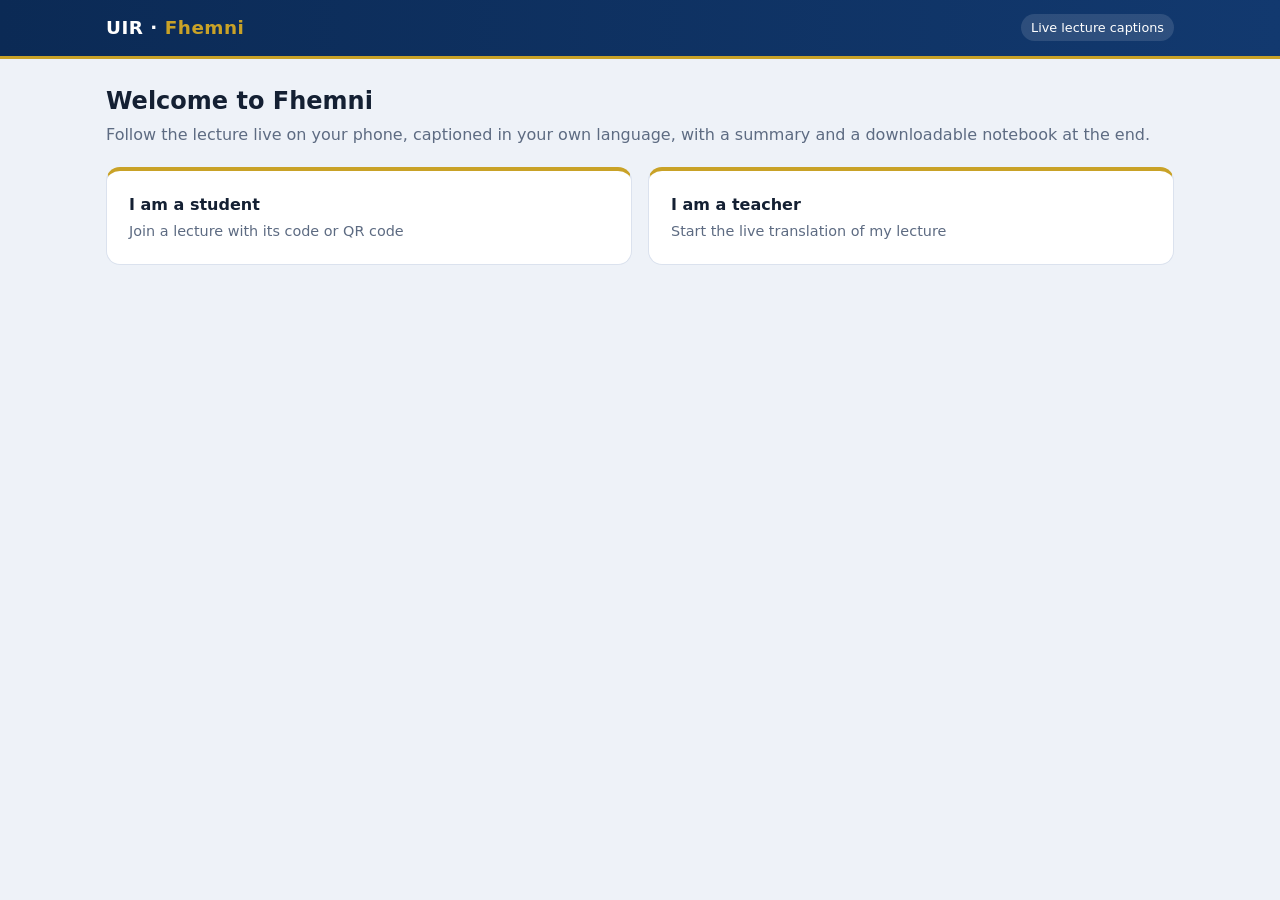
<file: web/index.html>
<!doctype html>
<html lang="en">
<head>
  <meta charset="utf-8">
  <meta name="viewport" content="width=device-width, initial-scale=1">
  <title>Fhemni</title>
  <link rel="stylesheet" href="style.css">
</head>
<body>
<header class="topbar"><div class="in"><span class="brand">UIR · <b>Fhemni</b></span><span class="tag">Live lecture captions</span></div></header>
<main>
  <h1>Welcome to Fhemni</h1>
  <p class="sub">Follow the lecture live on your phone, captioned in your own language, with a summary and a downloadable notebook at the end.</p>
  <div class="links">
    <a href="etudiant.html">I am a student<span>Join a lecture with its code or QR code</span></a>
    <a href="prof.html">I am a teacher<span>Start the live translation of my lecture</span></a>
  </div>
</main>
</body>
</html>
</file>
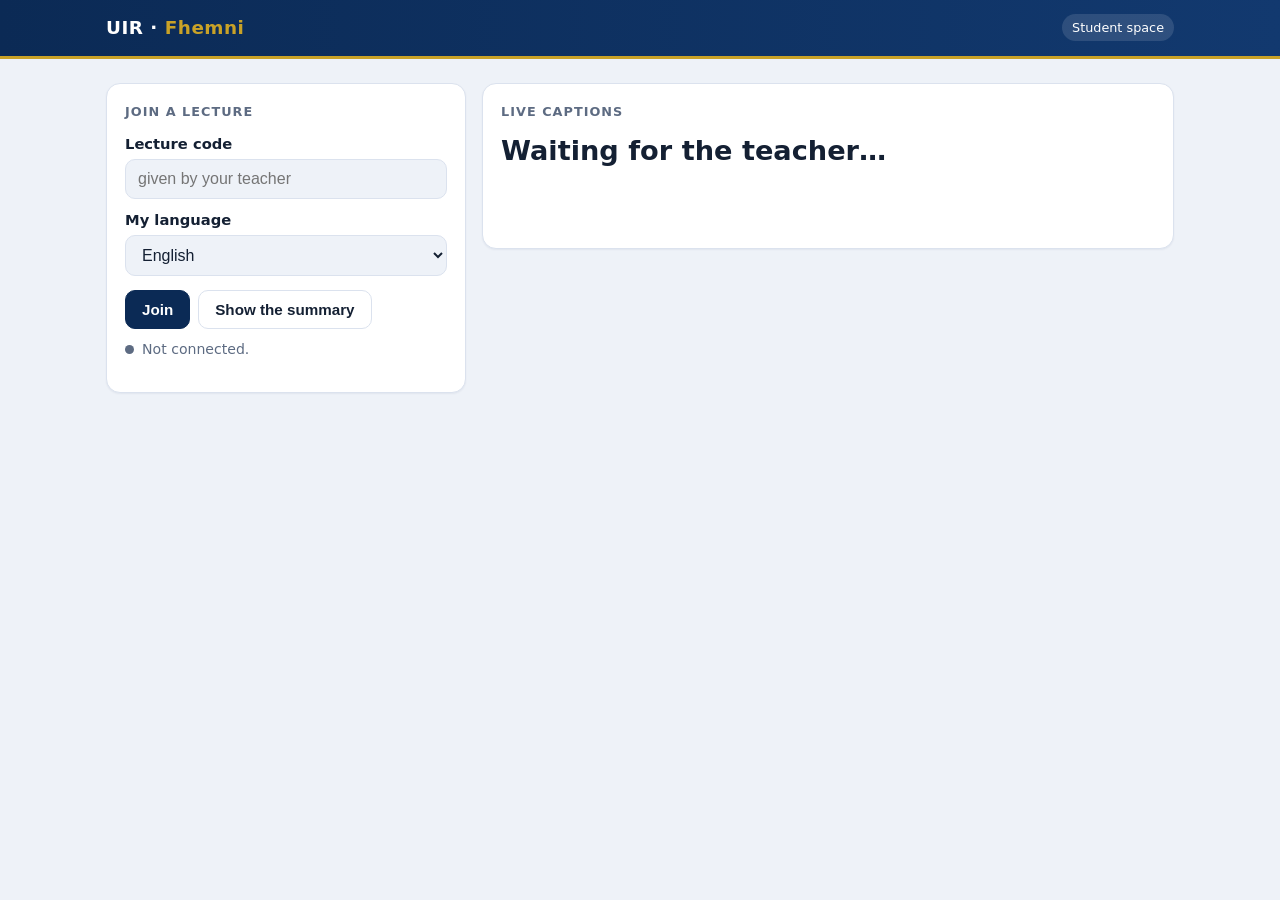
<file: web/etudiant.html>
<!doctype html>
<html lang="en">
<head>
  <meta charset="utf-8">
  <meta name="viewport" content="width=device-width, initial-scale=1">
  <title>Fhemni – Student</title>
  <link rel="stylesheet" href="style.css">
  <script src="config.js"></script>
</head>
<body>
<header class="topbar"><div class="in"><span class="brand">UIR · <b>Fhemni</b></span><span class="tag">Student space</span></div></header>
<main>
  <div class="grid">
    <div>
      <div class="card">
        <h2>Join a lecture</h2>
        <label for="session">Lecture code</label>
        <input id="session" type="text" autocomplete="off" placeholder="given by your teacher">
        <label for="lang">My language</label>
        <select id="lang">
          <option value="fr">Français</option>
          <option value="en">English</option>
          <option value="ar">العربية</option>
          <option value="es">Español</option>
          <option value="de">Deutsch</option>
          <option value="zh-Hans">中文</option>
        </select>
        <div class="row"><button class="primary" id="join">Join</button><button id="sumBtn">Show the summary</button></div>
        <p class="status" id="status">Not connected.</p>
      </div>
    </div>
    <div>
      <div class="card">
        <h2>Live captions</h2>
        <div class="paused" id="pausedBanner" hidden>Lecture paused by the teacher. Captions will resume automatically.</div>
        <div class="live" id="live">Waiting for the teacher…</div>
        <div class="partial" id="partial"></div>
        <div class="history" id="history"></div>
      </div>
      <div class="card" id="summaryCard" hidden>
        <h2>Lecture summary</h2>
        <p class="summary" id="summary"></p>
        <div class="row"><a class="btn" id="dlNotebook" href="#">Download the lecture notebook</a></div>
      </div>
    </div>
  </div>
</main>

<script>
const API = window.FHEMNI_API;
const $ = id => document.getElementById(id);
const lines = [];
let ws = null, wanted = false, retry = 1000, partialLine = null;

const params = new URLSearchParams(location.search);
$("session").value = params.get("s") || "";
try { $("lang").value = localStorage.getItem("fhemniLang") || "en"; } catch (e) {}

function status(text, kind) { $("status").textContent = text; $("status").className = "status " + (kind || ""); }
function lang() { return $("lang").value; }
function session() { return $("session").value.trim().toLowerCase(); }
// The chosen language if it was translated, otherwise the original text (first key = spoken language)
function textOf(line) { return line.texts[lang()] || Object.values(line.texts)[0] || ""; }
function dir() { return lang() === "ar" ? "rtl" : "ltr"; }

function render() {
  ["live", "partial", "history", "summary"].forEach(id => { $(id).dir = dir(); });
  const last = lines.at(-1);
  $("live").textContent = last ? textOf(last) : "Waiting for the teacher…";
  $("partial").textContent = partialLine ? textOf(partialLine) : "";
  $("history").innerHTML = "";
  lines.slice(0, -1).reverse().slice(0, 30).forEach(l => {
    const p = document.createElement("p"); p.textContent = textOf(l); $("history").append(p);
  });
}

function setPaused(on) { $("pausedBanner").hidden = !on; if (on) { partialLine = null; render(); } }

async function loadSummary(manual) {
  if (!session()) return;
  try {
    const r = await fetch(`${API}/summary?session=${encodeURIComponent(session())}&lang=${encodeURIComponent(lang())}`);
    if (!r.ok) { if (manual) status("The summary is not available yet.", "err"); return; }
    const { summary } = await r.json();
    $("summary").textContent = summary || "Summary unavailable in this language.";
    $("dlNotebook").href = `${API}/notebook?session=${encodeURIComponent(session())}&lang=${encodeURIComponent(lang())}`;
    $("summaryCard").hidden = false; setPaused(false); render();
  } catch (e) { if (manual) status("Could not load the summary: " + e.message, "err"); }
}

async function connect() {
  status("Connecting…");
  try {
    const r = await fetch(`${API}/negotiate?session=${encodeURIComponent(session())}`);
    const data = await r.json();
    if (!r.ok) throw new Error(data.error || r.statusText);
    ws = new WebSocket(data.url, "json.webpubsub.azure.v1");
    ws.onopen = () => { retry = 1000; status("Live: lecture " + session(), "ok"); render(); loadSummary(false); };
    ws.onmessage = ev => {
      const msg = JSON.parse(ev.data);
      if (msg.type !== "message" || msg.from !== "group") return;
      const data = msg.data;
      if (data.type === "partial") { setPaused(false); partialLine = data; render(); }
      if (data.type === "caption") { setPaused(false); partialLine = null; lines.push(data); render(); }
      if (data.type === "status") setPaused(data.state === "paused");
      if (data.type === "summary-ready") loadSummary(false);
    };
    ws.onclose = () => {
      if (!wanted) return;
      status("Connection lost, reconnecting…", "err");
      setTimeout(connect, retry); retry = Math.min(retry * 2, 15000);
    };
  } catch (e) {
    status("Could not join: " + e.message, "err");
    if (wanted) { setTimeout(connect, retry); retry = Math.min(retry * 2, 15000); }
  }
}

$("join").onclick = () => {
  if (!/^[a-z0-9-]{3,40}$/.test(session())) return status("Enter the lecture code given by your teacher.", "err");
  wanted = true; if (ws) { ws.onclose = null; ws.close(); } connect();
};
$("sumBtn").onclick = () => loadSummary(true);
$("lang").onchange = () => {
  try { localStorage.setItem("fhemniLang", lang()); } catch (e) {}
  render(); if (!$("summaryCard").hidden) loadSummary(false);
};
if (session()) $("join").click();
</script>
</body>
</html>
</file>
<file: web/style.css>
:root {
  --navy: #0b2a55; --navy-2: #12396f; --gold: #c9a227; --bg: #eef2f8; --card: #ffffff;
  --ink: #142033; --muted: #5d6b82; --line: #dbe2ee; --ok: #1e8a4c; --err: #c0392b; --live: #e0483e;
}
@media (prefers-color-scheme: dark) {
  :root { --bg: #0c1424; --card: #142038; --ink: #e9eef7; --muted: #9fb0c8; --line: #24345a; }
}
* { box-sizing: border-box; }
body { margin: 0; font-family: "Inter", system-ui, -apple-system, "Segoe UI", Roboto, sans-serif;
       background: var(--bg); color: var(--ink); line-height: 1.5; }
.topbar { background: linear-gradient(90deg, var(--navy), var(--navy-2)); color: #fff;
          border-bottom: 3px solid var(--gold); }
.topbar .in { max-width: 1100px; margin: 0 auto; padding: 14px 16px; display: flex; align-items: center; gap: 12px; }
.brand { font-weight: 800; letter-spacing: .5px; font-size: 1.15rem; }
.brand b { color: var(--gold); }
.tag { margin-left: auto; font-size: .8rem; background: rgba(255,255,255,.12); padding: 4px 10px; border-radius: 999px; }
main { max-width: 1100px; margin: 0 auto; padding: 24px 16px 48px; }
h1 { font-size: 1.5rem; margin: 0 0 4px; }
.sub { color: var(--muted); margin: 0 0 20px; }
.grid { display: grid; grid-template-columns: 360px 1fr; gap: 16px; align-items: start; }
@media (max-width: 860px) { .grid { grid-template-columns: 1fr; } }
.card { background: var(--card); border: 1px solid var(--line); border-radius: 14px; padding: 18px;
        margin-bottom: 16px; box-shadow: 0 1px 2px rgba(11,42,85,.06); }
.card h2 { font-size: .8rem; text-transform: uppercase; letter-spacing: .08em; color: var(--muted); margin: 0 0 12px; }
label { display: block; font-weight: 600; margin: 10px 0 4px; font-size: .92rem; }
input[type=text], input[type=password], select { width: 100%; padding: 10px 12px; font-size: 1rem;
  border: 1px solid var(--line); border-radius: 10px; background: var(--bg); color: var(--ink); }
input:focus, select:focus { outline: 2px solid var(--gold); border-color: transparent; }
.row { display: flex; gap: 8px; flex-wrap: wrap; margin-top: 14px; }
button { padding: 10px 16px; font-size: .95rem; font-weight: 600; border-radius: 10px; border: 1px solid var(--line);
         background: var(--card); color: var(--ink); cursor: pointer; }
button.primary { background: var(--navy); color: #fff; border-color: var(--navy); }
button.gold { background: var(--gold); color: #1b1300; border-color: var(--gold); }
button:disabled { opacity: .45; cursor: not-allowed; }
.langs { display: flex; gap: 6px; flex-wrap: wrap; }
.langs label { font-weight: 500; display: flex; gap: 6px; align-items: center; margin: 0; padding: 6px 10px;
               border: 1px solid var(--line); border-radius: 999px; font-size: .88rem; cursor: pointer; }
.status { font-size: .88rem; color: var(--muted); margin-top: 10px; display: flex; align-items: center; gap: 8px; }
.status::before { content: ""; width: 9px; height: 9px; border-radius: 50%; background: var(--muted); flex: none; }
.status.ok { color: var(--ok); } .status.ok::before { background: var(--live); animation: pulse 1.4s infinite; }
.status.err { color: var(--err); } .status.err::before { background: var(--err); }
@keyframes pulse { 50% { opacity: .25; } }
.live { font-size: 1.7rem; font-weight: 700; min-height: 2.6em; line-height: 1.35; }
.partial { color: var(--muted); font-style: italic; min-height: 1.5em; font-size: 1.1rem; }
.history { max-height: 55vh; overflow-y: auto; }
.history p { margin: 0 0 10px; padding: 10px 12px; border-left: 3px solid var(--gold); background: var(--bg); border-radius: 0 10px 10px 0; }
.history small { color: var(--muted); display: block; }
.summary { white-space: pre-wrap; }
[dir=rtl] { text-align: right; }
[dir=rtl].history p { border-left: 0; border-right: 3px solid var(--gold); border-radius: 10px 0 0 10px; }
.links { display: grid; grid-template-columns: repeat(auto-fit, minmax(240px, 1fr)); gap: 16px; }
.links a { display: block; padding: 22px; border-radius: 14px; background: var(--card); border: 1px solid var(--line);
           color: var(--ink); text-decoration: none; font-weight: 700; border-top: 4px solid var(--gold); }
.links a span { display: block; font-weight: 400; color: var(--muted); font-size: .9rem; margin-top: 4px; }
#qr { margin-top: 12px; display: inline-block; }
#qr img, #qr canvas { background: #fff; padding: 8px; border-radius: 10px; }
a { color: var(--navy-2); } @media (prefers-color-scheme: dark) { a { color: var(--gold); } }
.small { font-size: .82rem; word-break: break-all; }
.hint { color: var(--muted); font-size: .85rem; margin: 8px 0 0; }
.history .keep { display: inline; margin: 0 8px 0 0; font-weight: 400; }
.history p.excluded { opacity: .45; text-decoration: line-through; }
.history p.mark { font-style: italic; color: var(--muted); border-left-color: var(--muted); background: transparent; }
a.btn { display: inline-block; padding: 10px 16px; border-radius: 10px; background: var(--navy); color: #fff;
        text-decoration: none; font-weight: 600; font-size: .95rem; }
@media (prefers-color-scheme: dark) { a.btn { color: #fff; background: var(--navy-2); } }
.paused { background: rgba(201,162,39,.16); border: 1px solid var(--gold); color: var(--ink); padding: 10px 12px;
          border-radius: 10px; margin-bottom: 12px; font-weight: 600; }
[hidden] { display: none !important; }
</file>
